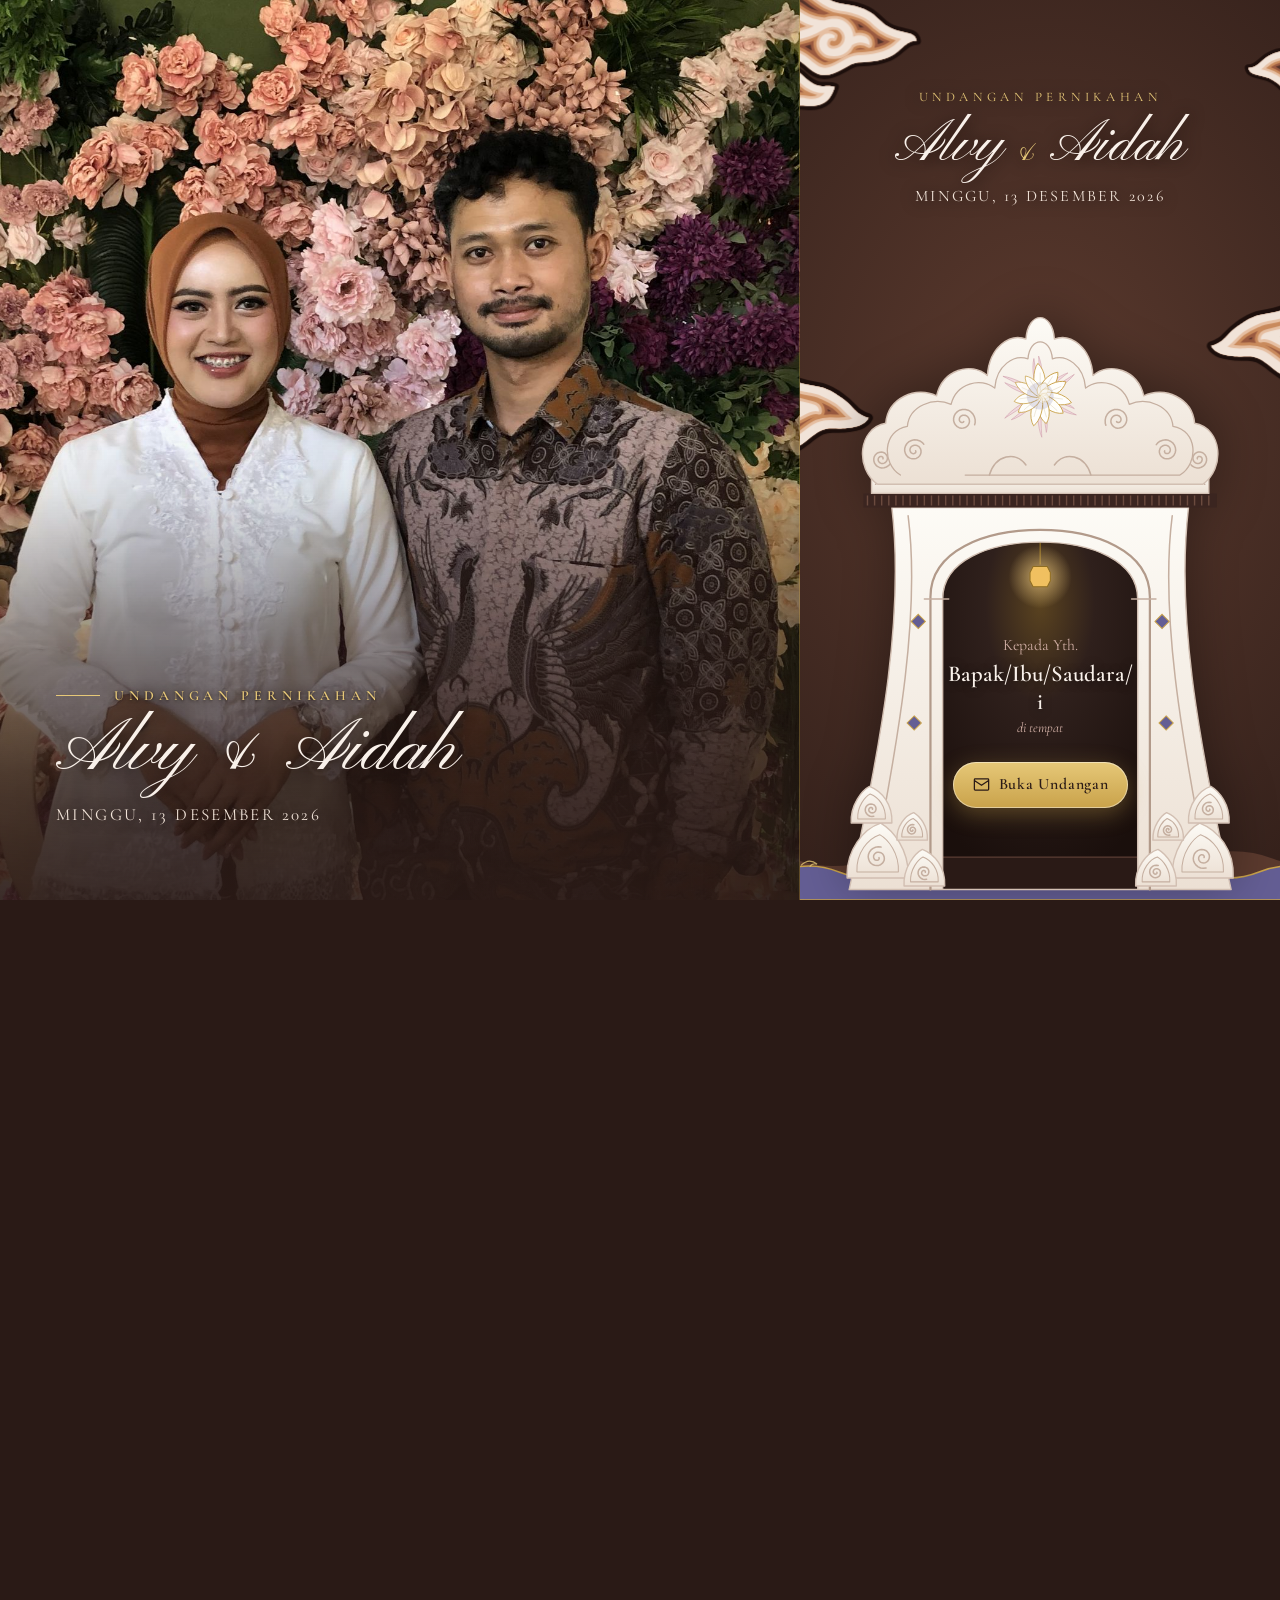
<file: index.html>
<!doctype html>
<html lang="id" class="is-locked has-side-photo">
<head>
  <meta charset="utf-8">
  <meta name="viewport" content="width=device-width, initial-scale=1, viewport-fit=cover">
  <meta name="theme-color" content="#2a1a16">
  <link rel="icon" href="assets/img/favicon.svg" type="image/svg+xml">
  <title>Undangan Pernikahan</title>
  <meta name="description" content="Undangan pernikahan digital.">
  <link rel="preload" href="assets/fonts/cormorant-garamond-latin-400-normal.woff2" as="font" type="font/woff2" crossorigin>
  <link rel="preload" href="assets/fonts/pinyon-script-latin-400-normal.woff2" as="font" type="font/woff2" crossorigin>
  <link rel="stylesheet" href="assets/css/style.css?v=22">
</head>
<body>
  <!-- Sprite ornamen: awan Mega Mendung (Cirebon) -->
  <svg width="0" height="0" style="position:absolute" aria-hidden="true" focusable="false">
    <defs>
      <!-- Mega Mendung: bentuk dari "Ragam Hias Sunda Mega Mendung.svg" (file pemilik), diwarnai via CSS:
           inti navy, pita terang→gelap di sepanjang garis (di-clip ke awan), garis krem di atasnya. -->
      <path id="mmS1" d="M66.2 57.3 C66.6 58.4 69.5 56.7 71.9 56.3 C72.4 56.2 73.6 56.1 74.3 56.5 C75.2 55.2 76.7 54.3 78.6 54.3 C81.7 54.2 83.7 55.4 87.4 58.8 C91.4 62.3 93.1 60.4 95.8 61.3 C95.0 63.9 93.5 67.3 87.7 66.8 C84.7 66.5 84.6 66.6 81.8 67.8 C78.9 69.2 74.9 70.5 72.5 66.7 C66.4 68.4 60.1 65.1 60.8 58.1 C59.1 57.7 57.0 56.8 54.1 55.1 C52.0 53.9 50.6 55.1 48.4 55.0 C47.1 54.9 45.9 54.3 42.7 52.6 C41.1 51.7 39.2 51.2 37.7 51.0 C39.7 47.9 43.5 45.3 47.6 45.3 C49.4 45.3 51.3 45.0 54.3 41.7 C59.5 35.9 62.5 34.8 65.1 34.8 C68.6 34.9 71.3 37.1 78.1 32.4 C87.3 26.0 90.3 36.0 97.9 37.0 C105.6 38.0 107.2 40.2 109.4 42.2 C110.3 43.1 111.9 44.2 114.0 44.8 C117.7 45.7 119.3 45.7 119.7 47.8 C116.3 47.8 115.0 51.2 111.7 52.5 C109.8 53.3 107.5 54.0 102.6 54.1 C100.0 54.2 96.5 57.9 92.7 57.8 C88.8 57.8 87.5 53.8 83.0 52.6 C81.7 52.2 80.1 52.3 79.3 52.7 C78.2 51.1 78.8 48.9 81.1 47.3 C78.1 45.1 74.2 45.8 71.7 48.2 C75.3 48.6 77.6 49.8 77.1 53.0 C73.3 53.0 71.7 54.0 70.0 54.9 C68.4 55.7 67.4 56.6 66.2 57.3Z"/>
      <path id="mmA1" d="M66.2 57.3 C66.6 58.4 69.5 56.7 71.9 56.3 C72.4 56.2 73.6 56.1 74.3 56.5 C75.2 55.2 76.7 54.3 78.6 54.3 C81.7 54.2 83.7 55.4 87.4 58.8 C91.4 62.3 93.1 60.4 95.8 61.3 C95.0 63.9 93.5 67.3 87.7 66.8 C84.7 66.5 84.6 66.6 81.8 67.8 C78.9 69.2 74.9 70.5 72.5 66.7 C66.4 68.4 60.1 65.1 60.8 58.1 C59.1 57.7 57.0 56.8 54.1 55.1 C52.0 53.9 50.6 55.1 48.4 55.0 C47.1 54.9 45.9 54.3 42.7 52.6 C41.1 51.7 39.2 51.2 37.7 51.0 C39.7 47.9 43.5 45.3 47.6 45.3 C49.4 45.3 51.3 45.0 54.3 41.7 C59.5 35.9 62.5 34.8 65.1 34.8 C68.6 34.9 71.3 37.1 78.1 32.4 C87.3 26.0 90.3 36.0 97.9 37.0 C105.6 38.0 107.2 40.2 109.4 42.2 C110.3 43.1 111.9 44.2 114.0 44.8 C117.7 45.7 119.3 45.7 119.7 47.8 C116.3 47.8 115.0 51.2 111.7 52.5 C109.8 53.3 107.5 54.0 102.6 54.1 C100.0 54.2 96.5 57.9 92.7 57.8 C88.8 57.8 87.5 53.8 83.0 52.6 C81.7 52.2 80.1 52.3 79.3 52.7 C78.2 51.1 78.8 48.9 81.1 47.3 C78.1 45.1 74.2 45.8 71.7 48.2 C75.3 48.6 77.6 49.8 77.1 53.0 C73.3 53.0 71.7 54.0 70.0 54.9 C68.4 55.7 67.4 56.6 66.2 57.3Z M62.8 48.5 C65.4 48.1 66.6 50.0 66.3 51.7 C66.0 53.1 64.7 54.3 62.9 54.4 C60.1 54.6 58.0 52.4 57.8 50.2 C56.2 49.6 54.8 49.8 53.3 50.3 C53.2 48.6 54.9 47.2 58.0 48.0 C58.6 45.9 60.5 44.4 63.2 44.3 C64.7 41.5 66.3 40.8 68.0 40.5 C70.5 40.1 73.4 41.1 78.0 38.4 C84.5 34.7 83.9 41.1 92.8 41.9 C94.0 41.4 95.3 41.3 96.3 41.4 C99.3 41.7 101.1 44.2 101.2 46.6 C103.0 45.9 106.3 46.2 105.9 49.1 C104.3 48.2 102.5 47.9 100.8 49.1 C100.0 50.8 98.4 52.2 95.9 52.3 C92.4 52.6 90.8 49.9 91.3 47.9 C91.7 46.1 93.8 44.8 95.8 46.3 L95.6 47.1 C94.5 46.7 93.7 47.4 93.6 48.3 C93.4 49.2 94.0 50.2 95.7 50.1 C97.5 50.0 98.7 48.4 98.7 47.0 C98.8 45.6 97.6 44.2 96.4 43.9 C94.0 43.3 92.7 44.5 89.7 46.0 C87.5 47.1 85.5 47.2 84.5 47.7 C83.5 48.2 82.3 49.1 81.5 50.4 C82.1 50.4 82.8 50.4 83.4 50.6 C88.2 51.6 89.9 55.7 93.0 55.7 C96.2 55.6 99.3 52.1 102.5 52.0 C107.2 51.9 109.1 51.2 110.8 50.5 C113.2 49.5 113.9 48.3 115.2 47.3 C111.8 46.6 109.2 45.1 107.8 43.8 C105.8 41.9 104.0 40.0 97.6 39.1 C89.0 38.0 87.1 28.7 79.3 34.1 C71.4 39.6 68.6 36.8 64.9 37.1 C62.7 37.2 60.2 38.3 55.9 43.1 C51.8 47.6 49.8 47.3 47.5 47.4 C45.9 47.4 43.7 47.9 41.4 49.9 C42.4 50.1 43.4 50.4 44.0 50.8 C46.7 52.2 47.3 52.7 48.5 52.7 C50.6 52.8 52.1 51.5 55.2 53.3 C59.3 55.7 61.6 56.3 63.3 56.1 C65.4 55.8 66.6 54.3 68.9 53.0 C70.3 52.3 71.9 51.5 74.7 51.1 C74.2 50.7 73.6 50.4 72.5 50.4 C67.1 50.2 66.3 46.4 63.3 46.4 C60.7 46.5 59.9 48.4 60.0 49.9 C60.1 51.6 61.5 52.4 62.6 52.4 C64.8 52.4 64.5 49.6 62.5 49.3 C62.5 49.3 62.8 48.7 62.8 48.5Z M73.5 58.2 C72.9 58.0 72.1 58.1 71.7 58.1 C69.6 58.6 67.6 59.9 65.9 59.5 C65.2 59.4 64.6 58.9 64.3 58.2 C63.8 58.3 63.3 58.3 62.9 58.3 C62.3 64.4 68.7 66.4 73.6 64.1 C74.8 66.7 76.4 68.3 80.6 65.9 C84.2 63.8 86.5 64.5 88.0 64.7 C89.9 65.0 91.6 64.5 92.8 63.0 C90.4 63.3 87.6 61.8 86.0 60.3 C82.6 57.3 80.5 56.3 78.8 56.4 C77.1 56.5 75.7 57.7 75.6 59.0 C75.4 60.7 76.5 62.5 78.6 62.4 C81.0 62.2 80.5 59.4 78.1 60.3 L77.6 59.6 C78.4 58.6 79.5 58.4 80.4 58.6 C81.9 58.9 82.5 60.2 82.3 61.5 C82.2 62.9 80.9 64.3 78.8 64.6 C75.8 64.9 73.1 62.5 73.3 59.3 C73.3 58.9 73.4 58.5 73.5 58.2Z M65.3 44.7 C66.7 45.3 68.1 46.5 69.4 47.4 C72.5 43.6 78.5 42.2 83.1 46.0 C83.4 45.8 83.8 45.6 84.1 45.5 C85.4 44.9 87.2 44.8 89.7 43.5 C83.2 41.9 83.2 37.6 78.8 40.2 C73.3 43.4 70.3 41.9 68.1 42.4 C67.1 42.6 66.2 43.2 65.3 44.7Z"/>
      <clipPath id="mmC1"><use href="#mmS1"/></clipPath>
      <path id="mmS2" d="M19.6 121.9 C16.0 122.2 11.3 123.3 9.3 126.9 C11.8 126.7 16.0 131.8 20.5 132.1 C23.4 132.3 26.3 130.9 27.5 129.2 C29.8 130.8 31.5 131.2 33.0 131.2 C36.6 131.2 39.3 129.0 46.1 133.6 C55.3 140.0 58.3 130.0 65.8 129.0 C73.6 128.0 75.2 125.8 77.3 123.8 C78.3 122.9 79.9 121.8 82.0 121.3 C85.7 120.3 87.3 120.3 87.7 118.2 C84.3 118.2 83.0 114.8 79.7 113.5 C77.8 112.7 75.5 112.0 70.6 111.9 C68.0 111.8 64.5 108.1 60.7 108.2 C56.8 108.3 55.5 112.2 51.0 113.4 C49.7 113.8 48.1 113.7 47.3 113.4 C46.2 114.9 46.8 117.1 49.1 118.7 C46.1 120.9 42.2 120.2 39.6 117.8 C43.3 117.4 45.6 116.2 45.1 113.1 C41.3 113.0 39.7 112.0 38.0 111.1 C36.4 110.3 35.3 109.4 34.2 108.7 C34.6 107.6 37.5 109.3 39.9 109.8 C40.4 109.8 41.6 109.9 42.3 109.5 C43.2 110.8 44.7 111.7 46.6 111.7 C49.7 111.8 51.7 110.6 55.4 107.2 C59.4 103.7 61.0 105.6 63.8 104.8 C63.0 102.1 61.5 98.7 55.7 99.2 C52.7 99.5 52.5 99.4 49.8 98.2 C46.9 96.9 42.8 95.5 40.5 99.3 C34.4 97.6 28.1 100.9 28.7 108.0 C27.1 108.4 24.9 109.2 22.1 110.9 C20.0 112.1 18.5 111.0 16.4 111.0 C15.0 111.1 13.8 111.7 10.7 113.5 C9.1 114.3 7.2 114.8 5.6 115.1 C7.6 118.1 11.5 120.7 15.6 120.7 C16.8 120.7 18.0 120.9 19.6 121.9Z"/>
      <path id="mmA2" d="M19.6 121.9 C16.0 122.2 11.3 123.3 9.3 126.9 C11.8 126.7 16.0 131.8 20.5 132.1 C23.4 132.3 26.3 130.9 27.5 129.2 C29.8 130.8 31.5 131.2 33.0 131.2 C36.6 131.2 39.3 129.0 46.1 133.6 C55.3 140.0 58.3 130.0 65.8 129.0 C73.6 128.0 75.2 125.8 77.3 123.8 C78.3 122.9 79.9 121.8 82.0 121.3 C85.7 120.3 87.3 120.3 87.7 118.2 C84.3 118.2 83.0 114.8 79.7 113.5 C77.8 112.7 75.5 112.0 70.6 111.9 C68.0 111.8 64.5 108.1 60.7 108.2 C56.8 108.3 55.5 112.2 51.0 113.4 C49.7 113.8 48.1 113.7 47.3 113.4 C46.2 114.9 46.8 117.1 49.1 118.7 C46.1 120.9 42.2 120.2 39.6 117.8 C43.3 117.4 45.6 116.2 45.1 113.1 C41.3 113.0 39.7 112.0 38.0 111.1 C36.4 110.3 35.3 109.4 34.2 108.7 C34.6 107.6 37.5 109.3 39.9 109.8 C40.4 109.8 41.6 109.9 42.3 109.5 C43.2 110.8 44.7 111.7 46.6 111.7 C49.7 111.8 51.7 110.6 55.4 107.2 C59.4 103.7 61.0 105.6 63.8 104.8 C63.0 102.1 61.5 98.7 55.7 99.2 C52.7 99.5 52.5 99.4 49.8 98.2 C46.9 96.9 42.8 95.5 40.5 99.3 C34.4 97.6 28.1 100.9 28.7 108.0 C27.1 108.4 24.9 109.2 22.1 110.9 C20.0 112.1 18.5 111.0 16.4 111.0 C15.0 111.1 13.8 111.7 10.7 113.5 C9.1 114.3 7.2 114.8 5.6 115.1 C7.6 118.1 11.5 120.7 15.6 120.7 C16.8 120.7 18.0 120.9 19.6 121.9Z M25.8 127.8 C23.9 129.5 22.4 130.0 21.0 130.0 C17.9 130.0 15.6 127.3 13.2 126.2 C16.2 124.1 19.4 124.0 21.9 124.0 C22.0 124.1 22.1 124.2 22.2 124.3 C23.5 125.7 24.7 126.9 25.8 127.8Z M30.8 117.5 C33.3 117.9 34.6 116.0 34.2 114.3 C33.9 112.9 32.7 111.7 30.8 111.6 C28.0 111.4 26.0 113.6 25.7 115.8 C24.2 116.4 22.7 116.2 21.2 115.7 C21.2 117.4 22.8 118.8 26.0 118.0 C26.6 120.1 28.5 121.7 31.1 121.7 C32.7 124.5 34.2 125.3 36.0 125.5 C38.4 125.9 41.4 125.0 46.0 127.6 C52.5 131.3 51.9 124.9 60.7 124.1 C61.9 124.6 63.3 124.7 64.3 124.6 C67.3 124.3 69.1 121.8 69.2 119.4 C71.0 120.1 74.2 119.8 73.9 116.9 C72.3 117.8 70.5 118.1 68.8 116.9 C68.0 115.3 66.3 113.8 63.8 113.7 C60.4 113.5 58.8 116.1 59.2 118.1 C59.6 119.9 61.8 121.3 63.8 119.7 L63.6 119.0 C62.5 119.3 61.7 118.6 61.6 117.8 C61.4 116.8 62.0 115.8 63.7 115.9 C65.5 116.0 66.7 117.6 66.7 119.0 C66.8 120.5 65.6 121.8 64.4 122.1 C62.0 122.7 60.7 121.5 57.7 120.0 C55.5 118.9 53.5 118.8 52.5 118.4 C51.4 117.8 50.3 116.9 49.4 115.6 C50.1 115.6 50.8 115.6 51.4 115.4 C56.2 114.4 57.9 110.3 61.0 110.4 C64.1 110.4 67.3 113.9 70.5 114.0 C75.1 114.1 77.1 114.8 78.8 115.5 C81.2 116.5 81.9 117.7 83.2 118.7 C79.8 119.4 77.2 120.9 75.8 122.2 C73.8 124.1 72.0 126.0 65.6 126.9 C57.0 128.0 55.1 137.3 47.3 131.9 C39.4 126.4 36.6 129.2 32.9 129.0 C30.7 128.8 28.2 127.7 23.8 122.9 C19.8 118.4 17.8 118.7 15.5 118.7 C13.9 118.6 11.7 118.1 9.4 116.1 C10.4 115.9 11.3 115.6 12.0 115.2 C14.6 113.8 15.3 113.3 16.5 113.3 C18.6 113.3 20.1 114.5 23.2 112.7 C27.2 110.3 29.6 109.7 31.3 109.9 C33.3 110.2 34.5 111.7 36.9 113.0 C38.3 113.8 39.9 114.5 42.7 114.9 C42.2 115.3 41.6 115.6 40.5 115.6 C35.1 115.8 34.3 119.7 31.3 119.6 C28.7 119.5 27.9 117.6 28.0 116.2 C28.1 114.4 29.5 113.6 30.6 113.6 C32.8 113.6 32.5 116.4 30.5 116.7 C30.5 116.7 30.8 117.3 30.8 117.5Z M41.5 107.9 C40.9 108.0 40.1 108.0 39.6 107.9 C37.6 107.4 35.5 106.1 33.9 106.5 C33.2 106.6 32.6 107.1 32.2 107.9 C31.8 107.8 31.3 107.7 30.8 107.7 C30.2 101.6 36.7 99.6 41.5 101.9 C42.8 99.3 44.4 97.7 48.5 100.1 C52.2 102.2 54.5 101.5 56.0 101.3 C57.9 101.0 59.6 101.5 60.8 103.0 C58.4 102.7 55.6 104.3 54.0 105.7 C50.5 108.7 48.5 109.7 46.8 109.6 C45.1 109.5 43.7 108.3 43.6 107.0 C43.4 105.3 44.4 103.5 46.6 103.6 C49.0 103.8 48.5 106.7 46.1 105.8 L45.6 106.4 C46.4 107.4 47.5 107.7 48.4 107.4 C49.9 107.1 50.5 105.8 50.3 104.6 C50.1 103.1 48.9 101.7 46.8 101.4 C43.8 101.1 41.1 103.5 41.3 106.8 C41.3 107.1 41.4 107.5 41.5 107.9Z M33.3 121.3 C34.7 120.7 36.0 119.5 37.4 118.6 C40.5 122.4 46.5 123.9 51.0 120.0 C51.4 120.2 51.8 120.4 52.1 120.5 C53.4 121.1 55.2 121.3 57.7 122.5 C51.2 124.1 51.1 128.4 46.7 125.8 C41.2 122.6 38.3 124.1 36.1 123.6 C35.1 123.4 34.1 122.8 33.3 121.3Z"/>
      <clipPath id="mmC2"><use href="#mmS2"/></clipPath>
      <path id="mmS3" d="M84.4 80.9 C80.3 79.6 80.8 78.1 77.0 75.4 C74.8 73.7 72.6 72.8 71.6 72.5 C68.8 71.8 66.0 72.0 62.0 69.7 C58.2 67.4 55.4 65.2 50.6 67.2 C49.4 65.8 47.5 64.8 44.9 64.8 C36.8 64.8 35.2 72.6 31.6 73.2 C27.2 73.9 24.9 74.2 21.9 78.3 C20.2 80.5 17.6 81.7 15.1 82.7 C16.8 84.8 17.8 83.2 22.0 84.8 C25.3 86.1 28.6 88.6 32.1 88.9 C34.5 89.1 36.8 88.3 38.7 88.5 C42.0 88.9 46.1 92.1 49.7 92.3 C51.2 92.3 53.2 91.7 54.5 90.3 C55.6 90.7 56.9 91.0 58.3 90.9 C61.1 90.8 64.3 89.7 67.6 87.0 C70.9 84.2 72.5 83.7 74.8 83.8 C77.5 83.9 83.0 83.9 84.4 80.9Z"/>
      <path id="mmA3" d="M84.4 80.9 C80.3 79.6 80.8 78.1 77.0 75.4 C74.8 73.7 72.6 72.8 71.6 72.5 C68.8 71.8 66.0 72.0 62.0 69.7 C58.2 67.4 55.4 65.2 50.6 67.2 C49.4 65.8 47.5 64.8 44.9 64.8 C36.8 64.8 35.2 72.6 31.6 73.2 C27.2 73.9 24.9 74.2 21.9 78.3 C20.2 80.5 17.6 81.7 15.1 82.7 C16.8 84.8 17.8 83.2 22.0 84.8 C25.3 86.1 28.6 88.6 32.1 88.9 C34.5 89.1 36.8 88.3 38.7 88.5 C42.0 88.9 46.1 92.1 49.7 92.3 C51.2 92.3 53.2 91.7 54.5 90.3 C55.6 90.7 56.9 91.0 58.3 90.9 C61.1 90.8 64.3 89.7 67.6 87.0 C70.9 84.2 72.5 83.7 74.8 83.8 C77.5 83.9 83.0 83.9 84.4 80.9Z M56.2 81.1 C55.1 82.0 55.6 84.8 58.1 84.5 C59.2 84.3 60.0 83.5 60.0 82.1 C60.0 79.9 58.2 78.5 56.1 78.5 C53.6 78.5 51.9 80.7 51.9 83.4 C51.9 85.8 54.1 88.6 58.1 88.6 C60.6 88.6 63.2 87.2 65.9 85.1 C68.5 83.2 70.3 81.1 75.2 81.6 C77.0 81.7 78.5 81.6 79.9 81.1 C78.4 80.0 77.4 78.5 75.7 77.2 C74.0 76.0 72.4 75.4 71.6 75.0 C68.0 73.3 66.2 74.7 60.8 71.4 C58.1 69.8 55.0 67.8 51.8 69.0 C52.1 69.7 52.2 70.3 52.4 71.0 C57.3 70.9 59.5 73.5 62.5 75.0 C63.6 75.6 65.1 76.3 66.9 76.6 C69.2 77.1 71.0 77.5 70.8 79.2 C67.9 78.3 65.6 81.9 62.1 81.7 C62.1 81.9 62.1 82.0 62.1 82.1 C62.0 84.8 60.3 86.3 58.0 86.5 C55.7 86.7 54.1 85.3 53.8 83.7 C53.6 82.6 54.2 81.1 55.4 80.5 L56.2 81.1Z M52.4 73.1 C52.1 76.0 50.0 78.4 46.6 78.7 C44.9 78.9 42.8 78.4 41.5 76.9 C36.8 75.5 36.5 80.1 32.1 80.8 C33.5 81.6 35.0 82.0 36.6 81.8 C45.0 80.6 47.1 85.6 49.6 83.7 C49.3 79.6 52.1 76.3 56.3 76.3 C58.4 76.3 60.5 77.6 61.5 79.5 C62.9 80.0 64.2 79.1 65.6 78.3 C63.9 78.0 62.6 77.4 61.5 76.9 C58.2 75.4 56.5 73.2 52.4 73.1Z M40.5 74.7 C40.4 74.4 40.4 74.1 40.4 73.8 C40.4 71.6 41.8 69.2 44.6 69.3 C46.1 69.4 48.3 70.6 48.0 73.5 L46.8 73.7 C46.9 72.1 45.6 71.3 44.4 71.4 C43.4 71.5 42.6 72.3 42.5 73.6 C42.5 75.1 43.6 76.8 46.3 76.5 C48.2 76.3 50.1 75.0 50.1 72.3 C50.1 69.2 47.8 67.1 44.7 67.1 C39.0 67.1 36.5 74.9 32.3 75.4 C26.2 76.2 24.7 77.9 23.8 79.2 C23.1 80.1 22.2 81.2 20.9 82.1 C24.8 82.9 27.7 86.0 32.2 86.6 C34.4 86.9 36.6 86.2 38.5 86.3 C42.5 86.6 46.5 89.8 49.5 90.0 C50.4 90.1 51.6 89.8 52.4 89.2 C51.3 88.3 50.5 87.1 50.0 85.8 C46.5 87.9 44.8 82.8 36.9 83.9 C34.5 84.2 28.0 83.2 29.0 78.6 C30.7 79.8 33.2 78.7 34.1 77.8 C35.7 76.4 37.0 74.3 40.5 74.7Z"/>
      <clipPath id="mmC3"><use href="#mmS3"/></clipPath>
      <symbol id="mm" viewBox="35.5 28.1 86.5 43.4"><use href="#mmS1" class="mm-o"/><g clip-path="url(#mmC1)"><use href="#mmA1" class="mm-h3"/><use href="#mmA1" class="mm-h2"/><use href="#mmA1" class="mm-h1"/></g><use href="#mmA1" class="mm-art"/></symbol>
      <symbol id="mm-2" viewBox="3.5 94.7 86.4 43.3"><use href="#mmS2" class="mm-o"/><g clip-path="url(#mmC2)"><use href="#mmA2" class="mm-h3"/><use href="#mmA2" class="mm-h2"/><use href="#mmA2" class="mm-h1"/></g><use href="#mmA2" class="mm-art"/></symbol>
      <symbol id="mm-3" viewBox="13.0 62.6 73.7 31.9"><use href="#mmS3" class="mm-o"/><g clip-path="url(#mmC3)"><use href="#mmA3" class="mm-h3"/><use href="#mmA3" class="mm-h2"/><use href="#mmA3" class="mm-h1"/></g><use href="#mmA3" class="mm-art"/></symbol>
    </defs>
  </svg>

  <!-- Ornamen samping (desktop) -->
  <div class="stage" aria-hidden="true">
    <svg class="stage__cloud stage__cloud--l"><use href="#mm"/></svg>
    <svg class="stage__cloud stage__cloud--r"><use href="#mm-2"/></svg>
    <!-- Layar lebar: foto besar di kiri yang berganti mengikuti bagian yang dibaca (diisi dari data.js fotoSamping) -->
    <div class="stage__photo" id="stage-photo">
      <div class="stage__layers" id="stage-layers"></div>
      <div class="stage__caption" id="stage-caption">
        <p class="stage__eyebrow" id="stage-eyebrow"></p>
        <p class="script stage__names" id="stage-title"></p>
        <p class="stage__date" id="stage-sub"></p>
      </div>
    </div>
  </div>

  <!-- ============ COVER ============ -->
  <div class="cover" id="cover" role="dialog" aria-modal="true" aria-labelledby="cover-names">
    <svg class="cloud cover__cloud cover__cloud--tl" aria-hidden="true"><use href="#mm"/></svg>
    <svg class="cloud cover__cloud cover__cloud--tr" aria-hidden="true"><use href="#mm-2"/></svg>
    <svg class="cloud cover__cloud cover__cloud--bl" aria-hidden="true"><use href="#mm-3"/></svg>
    <svg class="cloud cover__cloud cover__cloud--br" aria-hidden="true"><use href="#mm-3"/></svg>
    <div class="cover__sky">
      <p class="eyebrow" data-cover-item>Undangan Pernikahan</p>
      <h1 class="script cover__names" id="cover-names" data-cover-item>
        <span data-urut="pria" data-bind="pria.panggilan"></span>
        <span class="amp">&amp;</span>
        <span data-urut="wanita" data-bind="wanita.panggilan"></span>
      </h1>
      <p class="cover__date" id="cover-date" data-cover-item></p>
    </div>

    <!-- Gerbang Keraton Kasepuhan (Cirebon) -->
    <div class="gate" id="gate">
      <div class="gate__art" data-orn="gate"></div>
      <div class="gate__light" aria-hidden="true"></div>
      <div class="gate__door">
        <p class="cover__guest" data-door-item>
          Kepada Yth.
          <strong class="cover__guest-name" id="guest-name">Bapak/Ibu/Saudara/i</strong>
          <span class="cover__guest-note">di tempat</span>
        </p>
        <button class="btn btn--gold cover__open" id="open-btn" type="button" data-door-item>
          <svg viewBox="0 0 24 24" aria-hidden="true"><path d="M3 7l9 6 9-6M4 5h16a1 1 0 0 1 1 1v12a1 1 0 0 1-1 1H4a1 1 0 0 1-1-1V6a1 1 0 0 1 1-1z" fill="none" stroke="currentColor" stroke-width="1.6" stroke-linejoin="round"/></svg>
          Buka Undangan
        </button>
      </div>
    </div>
    <div class="waves cover__waves" data-orn="waves"></div>
  </div>

  <!-- ============ ISI UNDANGAN ============ -->
  <main class="app" id="app" aria-hidden="true">

    <!-- Salam & ayat & mempelai -->
    <section class="sec sec--paper salam" id="salam">
      <svg class="cloud cloud--soft salam__cloud salam__cloud--l" data-parallax="-18" aria-hidden="true"><use href="#mm"/></svg>
      <svg class="cloud cloud--soft salam__cloud salam__cloud--r" data-parallax="-30" aria-hidden="true"><use href="#mm-2"/></svg>

      <div class="wk salam__flower" data-orn="flower" data-leaves data-bloom></div>
      <p class="salam__greet" data-reveal data-bind="teks.salamPembuka"></p>

      <figure class="ayat" data-reveal>
        <div class="ayat__frame" data-orn="wadasan"></div>
        <p class="ayat__arab" lang="ar" dir="rtl" data-bind="teks.ayatArab"></p>
        <blockquote class="ayat__arti" data-bind="teks.ayatArti"></blockquote>
        <figcaption class="ayat__src" data-bind="teks.ayatSumber"></figcaption>
      </figure>

      <p class="salam__intro" data-reveal data-bind="teks.pengantar"></p>

      <div class="couple">
        <article class="person" data-urut="pria">
          <div class="person__top">
            <div class="person__frame" data-reveal hidden>
              <figure class="person__photo" data-foto="pria"><img alt="" loading="lazy" decoding="async"></figure>
              <svg class="cloud person__deco person__deco--cloud" aria-hidden="true"><use href="#mm-3"/></svg>
            </div>
            <div class="person__head" data-reveal>
              <p class="person__role">Mempelai Pria</p>
              <h2 class="script person__nick" data-bind="pria.panggilan"></h2>
              <span class="person__origin" data-bind="pria.asal"></span>
            </div>
          </div>
          <p class="person__full" data-reveal data-bind="pria.lengkap"></p>
          <p class="person__parents" data-reveal>
            <span class="person__ket" data-bind="pria.keterangan"></span>
            <span class="person__parent" data-bind="pria.ayah"></span>
            <span class="person__and">&amp;</span>
            <span class="person__parent" data-bind="pria.ibu"></span>
          </p>
        </article>

        <div class="couple__amp script" data-reveal aria-hidden="true">&amp;</div>

        <article class="person" data-urut="wanita">
          <div class="person__top">
            <div class="person__frame" data-reveal hidden>
              <figure class="person__photo" data-foto="wanita"><img alt="" loading="lazy" decoding="async"></figure>
              <div class="wk person__deco person__deco--flower" data-orn="flower" data-leaves></div>
            </div>
            <div class="person__head" data-reveal>
              <p class="person__role">Mempelai Wanita</p>
              <h2 class="script person__nick" data-bind="wanita.panggilan"></h2>
              <span class="person__origin person__origin--sea" data-bind="wanita.asal"></span>
            </div>
          </div>
          <p class="person__full" data-reveal data-bind="wanita.lengkap"></p>
          <p class="person__parents" data-reveal>
            <span class="person__ket" data-bind="wanita.keterangan"></span>
            <span class="person__parent" data-bind="wanita.ayah"></span>
            <span class="person__and">&amp;</span>
            <span class="person__parent" data-bind="wanita.ibu"></span>
          </p>
        </article>
      </div>
    </section>

    <!-- Acara: langit bertemu laut -->
    <section class="sec sec--sky acara" id="acara">
      <svg class="cloud acara__cloud acara__cloud--l" data-parallax="-25" aria-hidden="true"><use href="#mm-3"/></svg>
      <svg class="cloud acara__cloud acara__cloud--r" data-parallax="-12" aria-hidden="true"><use href="#mm"/></svg>

      <p class="eyebrow" data-reveal>Waktu &amp; Tempat</p>
      <h2 class="sec__title script" data-reveal>Hari Bahagia</h2>
      <div class="events" id="events"></div>

      <div class="waves acara__waves" data-orn="waves"></div>
    </section>

    <!-- Galeri -->
    <section class="sec sec--paper galeri" id="galeri">
      <p class="eyebrow eyebrow--ink" data-reveal>Galeri</p>
      <h2 class="sec__title sec__title--ink script" data-reveal>Momen Kami</h2>
      <div class="gallery" id="gallery"></div>
    </section>

    <!-- Amplop -->
    <section class="sec sec--sky amplop" id="amplop">
      <svg class="cloud amplop__cloud" data-parallax="-20" aria-hidden="true"><use href="#mm-2"/></svg>
      <p class="eyebrow" data-reveal>Tanda Kasih</p>
      <h2 class="sec__title script" data-reveal>Amplop Digital</h2>
      <p class="amplop__intro" data-reveal data-bind="teks.amplopPengantar"></p>
      <div class="gifts" id="gifts"></div>
      <figure class="qris" id="qris" hidden data-reveal>
        <img alt="QRIS" id="qris-img" loading="lazy" decoding="async">
        <figcaption>Pindai QRIS</figcaption>
      </figure>
    </section>

    <!-- Ucapan & Doa (disimpan di SQLite lewat api/ucapan.php) -->
    <section class="sec sec--paper ucapan" id="ucapan">
      <p class="eyebrow eyebrow--ink" data-reveal>Doa Restu</p>
      <h2 class="sec__title sec__title--ink script" data-reveal>Ucapan &amp; Doa</h2>
      <p class="ucapan__intro" data-reveal data-bind="teks.ucapanPengantar"></p>

      <form class="wish-form" id="wish-form" data-reveal novalidate>
        <label class="field">
          <span class="field__label">Nama</span>
          <input class="field__input" type="text" name="nama" id="wish-nama" maxlength="60" autocomplete="name" required>
        </label>
        <fieldset class="field field--choice">
          <legend class="field__label">Konfirmasi kehadiran</legend>
          <label class="choice"><input type="radio" name="kehadiran" value="hadir" required><span>Hadir</span></label>
          <label class="choice"><input type="radio" name="kehadiran" value="ragu"><span>Masih ragu</span></label>
          <label class="choice"><input type="radio" name="kehadiran" value="tidak"><span>Tidak hadir</span></label>
        </fieldset>
        <label class="field">
          <span class="field__label">Ucapan &amp; doa</span>
          <textarea class="field__input" name="ucapan" id="wish-ucapan" rows="4" maxlength="500" required></textarea>
          <span class="field__count" id="wish-count" aria-live="polite">0 / 500</span>
        </label>
        <!-- honeypot anti-bot: disembunyikan dari manusia -->
        <input class="hp" type="text" name="website" tabindex="-1" autocomplete="off" aria-hidden="true">
        <p class="wish-form__error" id="wish-error" role="alert" hidden></p>
        <button class="btn btn--ink wish-form__submit" type="submit" id="wish-submit">Kirim Ucapan</button>
      </form>

      <div class="wishes" id="wishes" data-reveal aria-live="polite">
        <p class="wishes__empty" id="wishes-status">Memuat ucapan…</p>
      </div>
    </section>

    <!-- Penutup -->
    <section class="sec sec--paper penutup" id="penutup">
      <div class="wk penutup__flower" data-orn="flower" data-leaves data-bloom></div>
      <p class="penutup__text" data-reveal data-bind="teks.penutup"></p>
      <p class="penutup__salam" data-reveal data-bind="teks.salamPenutup"></p>
      <p class="penutup__sign" data-reveal>Kami yang berbahagia,</p>
      <p class="script penutup__names" data-reveal>
        <span data-urut="pria" data-bind="pria.panggilan"></span> &amp; <span data-urut="wanita" data-bind="wanita.panggilan"></span>
      </p>
      <p class="penutup__family" data-reveal>
        <span class="fam" data-urut="pria">Keluarga Besar<br><span data-bind="pria.ayah"></span> &amp; <span data-bind="pria.ibu"></span>
          <small>(<span data-bind="pria.asal"></span>)</small></span>
        <span class="fam" data-urut="wanita">Keluarga Besar<br><span data-bind="wanita.ayah"></span> &amp; <span data-bind="wanita.ibu"></span>
          <small>(<span data-bind="wanita.asal"></span>)</small></span>
      </p>
      <div class="waves penutup__waves" data-orn="waves"></div>
    </section>
  </main>

  <!-- Musik -->
  <button class="music" id="music-btn" type="button" aria-label="Putar musik" aria-pressed="false" hidden>
    <span class="music__icon" data-orn="flower-mini"></span>
  </button>
  <audio id="music" preload="none" loop></audio>

  <!-- Lightbox galeri -->
  <div class="lightbox" id="lightbox" role="dialog" aria-modal="true" aria-label="Foto galeri" hidden>
    <button class="lightbox__close" type="button" data-lb="close" aria-label="Tutup">&times;</button>
    <button class="lightbox__nav lightbox__nav--prev" type="button" data-lb="prev" aria-label="Foto sebelumnya">&#8249;</button>
    <figure class="lightbox__figure">
      <img class="lightbox__img" id="lightbox-img" alt="">
      <figcaption class="lightbox__count" id="lightbox-count"></figcaption>
    </figure>
    <button class="lightbox__nav lightbox__nav--next" type="button" data-lb="next" aria-label="Foto berikutnya">&#8250;</button>
  </div>

  <div class="toast" id="toast" role="status" aria-live="polite"></div>

  <script defer src="assets/js/data.js?v=10"></script>
  <script defer src="assets/vendor/gsap/gsap.min.js"></script>
  <script defer src="assets/vendor/gsap/ScrollTrigger.min.js"></script>
  <script defer src="assets/js/ornaments.js?v=5"></script>
  <script defer src="assets/js/main.js?v=10"></script>
  <script defer src="assets/js/motion.js?v=2"></script>
</body>
</html>
</file>
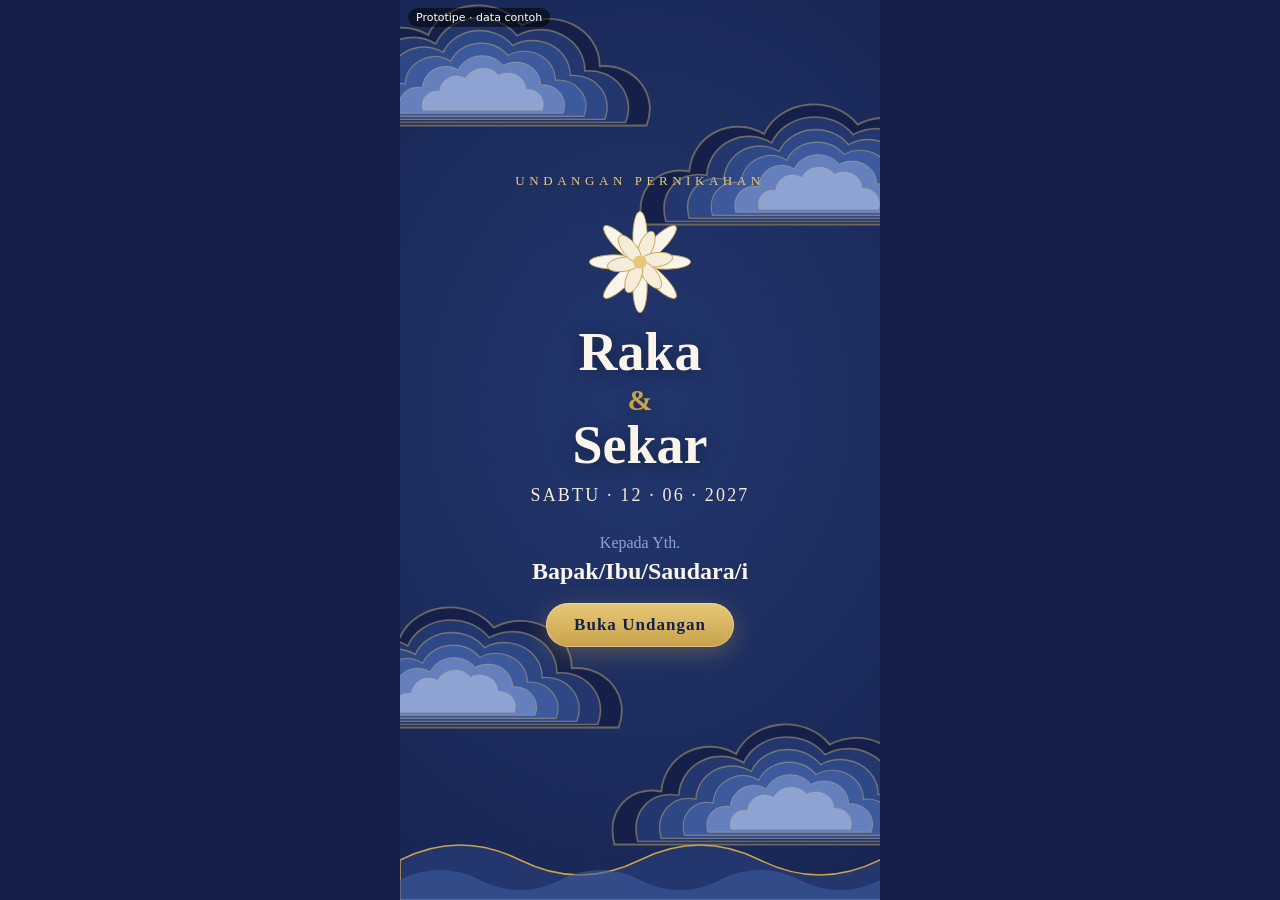
<file: .specflow/specs/undangan-cirebon-cilacap/artifacts/cover-prototype.html>
<!doctype html>
<html lang="id">
<head>
<meta charset="utf-8">
<meta name="viewport" content="width=device-width, initial-scale=1">
<title>Prototipe Cover — Undangan Cirebon–Cilacap</title>
<!-- Provenance: sample. Referensi arah visual saja (CSS-only, font sistem). Aplikasi final memakai GSAP + font lokal. -->
<style>
  :root{
    --indigo-900:#14204a;--indigo-700:#23376e;--indigo-500:#3d5a9e;--indigo-300:#8ea3d1;
    --emas:#c9a24a;--emas-terang:#e6c878;--krem:#f5ecd9;--kertas:#faf5ea;--tinta:#1d1a16;
  }
  *{box-sizing:border-box;margin:0}
  body{background:var(--indigo-900);font-family:"Cormorant Garamond",Georgia,"Times New Roman",serif;color:var(--krem);min-height:100vh;display:flex;justify-content:center}
  .phone{position:relative;width:100%;max-width:480px;min-height:100vh;overflow:hidden;
    background:radial-gradient(120% 80% at 50% 45%,var(--indigo-700),var(--indigo-900))}
  .badge{position:absolute;top:8px;left:8px;z-index:20;font:11px/1 system-ui,sans-serif;background:#0008;color:#fff;padding:4px 8px;border-radius:99px}

  /* awan Mega Mendung */
  .cloud{position:absolute;width:78%;z-index:2;transition:transform 1.8s cubic-bezier(.7,0,.2,1),opacity 1.8s}
  .cloud svg{width:100%;height:auto;display:block}
  .c-tl{top:-2%;left:-22%;animation:drift 9s ease-in-out infinite}
  .c-tr{top:9%;right:-26%;animation:drift 11s ease-in-out infinite reverse}
  .c-bl{bottom:16%;left:-28%;animation:drift 10s ease-in-out infinite reverse}
  .c-br{bottom:3%;right:-20%;animation:drift 12s ease-in-out infinite}
  @keyframes drift{50%{translate:12px 4px}}

  /* ombak Teluk Penyu */
  .waves{position:absolute;left:0;right:0;bottom:0;height:90px;z-index:3;overflow:hidden}
  .waves svg{position:absolute;bottom:0;width:200%;height:100%;animation:wave 14s linear infinite}
  .waves svg:nth-child(2){animation-duration:9s;opacity:.6;bottom:-10px}
  @keyframes wave{to{transform:translateX(-50%)}}

  /* konten cover */
  .cover{position:relative;z-index:5;min-height:100vh;display:flex;flex-direction:column;align-items:center;justify-content:center;text-align:center;padding:40px 24px 120px;transition:opacity 1s,transform 1.2s}
  .eyebrow{letter-spacing:.35em;text-transform:uppercase;font-size:13px;color:var(--emas-terang)}
  .flower{width:110px;margin:18px 0 6px}
  .flower .petal{transform-origin:50px 50px;animation:bloom 2.4s cubic-bezier(.2,.8,.2,1) both}
  @keyframes bloom{from{transform:rotate(var(--r)) scale(.1);opacity:0}to{transform:rotate(var(--r)) scale(1);opacity:1}}
  .names{font-family:"Pinyon Script","Snell Roundhand","Apple Chancery",cursive;font-size:54px;line-height:1.1;color:var(--kertas);text-shadow:0 2px 18px #0006}
  .names span{display:block;font-size:30px;color:var(--emas)}
  .date{margin-top:10px;font-size:18px;letter-spacing:.12em}
  .guest{margin:28px 0 18px;font-size:16px;color:var(--indigo-300)}
  .guest b{display:block;margin-top:6px;font-size:24px;color:var(--kertas);font-weight:600}
  .btn{font:inherit;font-size:17px;font-weight:600;letter-spacing:.06em;color:var(--indigo-900);background:linear-gradient(180deg,var(--emas-terang),var(--emas));border:0;border-radius:99px;padding:12px 28px;cursor:pointer;box-shadow:0 0 0 1px #fff5 inset,0 6px 24px #c9a24a55;animation:glow 2.6s ease-in-out infinite}
  .btn:focus-visible{outline:2px solid var(--kertas);outline-offset:4px}
  @keyframes glow{50%{box-shadow:0 0 0 1px #fff5 inset,0 6px 34px #e6c878aa}}

  /* tahap setelah dibuka */
  .opened .c-tl,.opened .c-bl{transform:translateX(-90%) scale(1.3);opacity:0}
  .opened .c-tr,.opened .c-br{transform:translateX(90%) scale(1.3);opacity:0}
  .opened .cover{opacity:0;transform:scale(1.08);pointer-events:none}
  .next{position:absolute;inset:0;z-index:4;display:flex;flex-direction:column;align-items:center;justify-content:center;text-align:center;padding:24px 28px 120px;background:var(--kertas);color:var(--tinta);opacity:0;transition:opacity 1.2s .6s}
  .opened .next{opacity:1}
  .next h2{font-size:30px;color:var(--indigo-700);font-weight:600}
  .next p{margin-top:12px;font-size:17px;line-height:1.55;max-width:34ch}
  .next small{margin-top:24px;font:12px system-ui,sans-serif;color:#7a705f}

  @media (prefers-reduced-motion:reduce){
    *,*::before,*::after{animation:none!important;transition-duration:.01s!important}
  }
</style>
</head>
<body>
<div class="phone" id="phone">
  <span class="badge">Prototipe · data contoh</span>

  <svg width="0" height="0" style="position:absolute" aria-hidden="true">
    <defs>
      <!-- satu lapis awan Mega Mendung; dipakai berulang dengan skala menurun -->
      <path id="mm" d="M8 92c-6-22 10-38 30-34 2-24 28-36 48-24 10-22 44-26 60-6 22-12 50 2 50 26 22-2 38 18 30 38z"/>
    </defs>
  </svg>

  <!-- 4 kelompok awan, gradasi indigo berlapis -->
  <template id="cloudTpl">
    <svg viewBox="0 0 240 110" aria-hidden="true">
      <g fill="none" stroke="#e6c87866" stroke-width="1.2">
        <use href="#mm" fill="#14204a"/>
        <use href="#mm" fill="#23376e" transform="translate(16 10) scale(.87)"/>
        <use href="#mm" fill="#2e4785" transform="translate(32 20) scale(.74)"/>
        <use href="#mm" fill="#3d5a9e" transform="translate(48 30) scale(.61)"/>
        <use href="#mm" fill="#6580bd" transform="translate(64 40) scale(.48)"/>
        <use href="#mm" fill="#8ea3d1" transform="translate(80 50) scale(.35)"/>
      </g>
    </svg>
  </template>
  <div class="cloud c-tl"></div><div class="cloud c-tr"></div>
  <div class="cloud c-bl"></div><div class="cloud c-br"></div>

  <div class="waves" aria-hidden="true">
    <svg viewBox="0 0 960 90" preserveAspectRatio="none"><path fill="#23376e" stroke="#c9a24a" stroke-width="1.5" d="M0 50 Q60 20 120 50 T240 50 T360 50 T480 50 T600 50 T720 50 T840 50 T960 50 V90 H0Z"/></svg>
    <svg viewBox="0 0 960 90" preserveAspectRatio="none"><path fill="#3d5a9e" d="M0 60 Q40 40 80 60 T160 60 T240 60 T320 60 T400 60 T480 60 T560 60 T640 60 T720 60 T800 60 T880 60 T960 60 V90 H0Z"/></svg>
  </div>

  <main class="cover">
    <p class="eyebrow">Undangan Pernikahan</p>
    <!-- Wijayakusuma: kelopak panjang mekar -->
    <svg class="flower" viewBox="0 0 100 100" aria-hidden="true" id="flower"></svg>
    <h1 class="names">Raka<span>&amp;</span>Sekar</h1>
    <p class="date">SABTU · 12 · 06 · 2027</p>
    <p class="guest">Kepada Yth.<b id="guest">Bapak/Ibu/Saudara/i</b></p>
    <button class="btn" id="open">Buka Undangan</button>
  </main>

  <section class="next" aria-live="polite">
    <h2>Assalamu’alaikum Wr. Wb.</h2>
    <p>Di aplikasi final, salam, QS Ar-Rum 21, dan mempelai (Cirebon &amp; Cilacap) akan muncul bertahap di sini, disusul acara, galeri, dan amplop.</p>
    <small>Ini contoh visual — muat ulang untuk mengulang animasi.</small>
  </section>
</div>

<script>
  // Awan
  const tpl = document.getElementById('cloudTpl');
  document.querySelectorAll('.cloud').forEach(c => c.append(tpl.content.cloneNode(true)));

  // Wijayakusuma: 8 kelopak luar + 6 kelopak dalam
  const f = document.getElementById('flower'), ns = 'http://www.w3.org/2000/svg';
  [[8, 46, '#faf5ea', 0], [6, 30, '#f5ecd9', 22]].forEach(([n, len, fill, off]) => {
    for (let i = 0; i < n; i++) {
      const p = document.createElementNS(ns, 'ellipse');
      p.setAttribute('cx', 50); p.setAttribute('cy', 50 - len / 2);
      p.setAttribute('rx', 6.5); p.setAttribute('ry', len / 2);
      p.setAttribute('fill', fill); p.setAttribute('stroke', '#c9a24a'); p.setAttribute('stroke-width', '.8');
      p.classList.add('petal');
      p.style.setProperty('--r', (off + i * 360 / n) + 'deg');
      p.style.animationDelay = (i * 0.08) + 's';
      f.append(p);
    }
  });
  const core = document.createElementNS(ns, 'circle');
  core.setAttribute('cx', 50); core.setAttribute('cy', 50); core.setAttribute('r', 6); core.setAttribute('fill', '#e6c878');
  f.append(core);

  // Nama tamu: textContent saja (aman)
  const to = new URLSearchParams(location.search).get('to');
  if (to && to.trim()) document.getElementById('guest').textContent = to.trim().slice(0, 60);

  document.getElementById('open').addEventListener('click', () => document.getElementById('phone').classList.add('opened'));
</script>
</body>
</html>
</file>
<file: assets/css/style.css>
/* ============ Undangan Cirebon–Cilacap ============ */

/* ---- Font lokal (OFL) ---- */
@font-face { font-family: "Cormorant Garamond"; font-weight: 400; font-style: normal; font-display: swap; src: url(../fonts/cormorant-garamond-latin-400-normal.woff2) format("woff2"); }
@font-face { font-family: "Cormorant Garamond"; font-weight: 400; font-style: italic; font-display: swap; src: url(../fonts/cormorant-garamond-latin-400-italic.woff2) format("woff2"); }
@font-face { font-family: "Cormorant Garamond"; font-weight: 500; font-style: normal; font-display: swap; src: url(../fonts/cormorant-garamond-latin-500-normal.woff2) format("woff2"); }
@font-face { font-family: "Cormorant Garamond"; font-weight: 600; font-style: normal; font-display: swap; src: url(../fonts/cormorant-garamond-latin-600-normal.woff2) format("woff2"); }
@font-face { font-family: "Pinyon Script"; font-weight: 400; font-display: swap; src: url(../fonts/pinyon-script-latin-400-normal.woff2) format("woff2"); }
@font-face { font-family: "Amiri"; font-weight: 400; font-display: swap; src: url(../fonts/amiri-arabic-400-normal.woff2) format("woff2"); }

/* ---- Token ---- */
:root {
  /* Palet "soga" — diambil dari batik yang dipakai mempelai: cokelat tua, krem kemerahan, oranye bata, ungu senja */
  --soga-900: #2a1a16;
  --soga-800: #3b2520;
  --soga-700: #5b3a2e;
  --soga-500: #8a5a46;
  --soga-300: #cfada3;
  --senja: #645e94;   /* ungu pada motif batik: ombak, label Cilacap */
  --senja-muda: #8c86ba; /* versi terang untuk garis ukiran */
  --bata: #b8693a;    /* oranye bata pada batik: tanda "&", garis bingkai */
  --emas: #c9a24a;
  --emas-terang: #e6c878;
  --emas-gelap: #7d5e1b;
  --krem: #f1e3d8;
  --wk-blush: #f1dade; --wk-stamen: #e9c75a;
  --kertas: #f9f1ea;
  --tinta: #2a1d19;
  --tinta-2: #5a4a42;

  /* lapisan awan Mega Mendung — versi gelap (default) */
  /* Mega Mendung: 7 gradasi seperti batik (tepi gelap → tengah terang), garis putih */
  /* Mega Mendung: garis luar, garis krem, pita terang → inti gelap */
  --mm-1: #1d0f0c; --mm-line: #f1e3d8; --mm-2: #e6bfa2; --mm-3: #c98a5c; --mm-4: #9a5a40; --mm-5: #55322a;

  --col: min(100%, 480px);
  --serif: "Cormorant Garamond", Georgia, "Times New Roman", serif;
  --script: "Pinyon Script", "Snell Roundhand", cursive;
  --arab: "Amiri", "Traditional Arabic", serif;
  --ease: cubic-bezier(.2, .8, .2, 1);
}

*, *::before, *::after { box-sizing: border-box; }
html, body { margin: 0; }
html { -webkit-text-size-adjust: 100%; scroll-behavior: auto; }
html.is-locked, html.is-locked body, html.is-lb, html.is-lb body { overflow: hidden; height: 100%; }
body {
  font-family: var(--serif);
  font-size: 19px;
  line-height: 1.6;
  color: var(--tinta);
  background: var(--soga-900);
  -webkit-font-smoothing: antialiased;
  overflow-x: hidden;
}
img { max-width: 100%; display: block; }
p { margin: 0; }
h1, h2, h3 { margin: 0; font-weight: 400; }
button { font: inherit; }
:focus-visible { outline: 2px solid var(--emas); outline-offset: 3px; }
[hidden] { display: none !important; }

.script { font-family: var(--script); font-weight: 400; line-height: 1.15; }
.eyebrow { font-size: 13px; letter-spacing: .35em; text-transform: uppercase; color: var(--emas-terang); text-align: center; margin: 0; }
.eyebrow--ink { color: var(--emas-gelap); }

/* ---- Panggung desktop ---- */
.stage { position: fixed; inset: 0; z-index: 0; pointer-events: none; overflow: hidden;
  background: radial-gradient(70% 60% at 50% 40%, var(--soga-700), var(--soga-900)); }
.stage { background-image: url(../img/mega-mendung-tile.svg), radial-gradient(70% 60% at 50% 40%, var(--soga-700), var(--soga-900)); background-size: 260px auto, auto; }
.stage__cloud { position: absolute; width: 40vw; max-width: 640px; height: auto; aspect-ratio: 2 / 1; opacity: .9; }
.stage__cloud--l { left: -12vw; top: 8vh; }
.stage__cloud--r { right: -12vw; bottom: 6vh; transform: scaleX(-1); }
@media (max-width: 560px) { .stage { display: none; } }

/* Layar lebar (≥ 900px): foto besar di sisi kiri, kolom undangan (480px) menempel di sisi kanan. */
.stage__photo { display: none; }
@media (min-width: 900px) {
  .stage__photo { display: block; position: absolute; top: 0; bottom: 0; left: 0; width: calc(100% - 480px);
    background: var(--soga-900); opacity: 0; transition: opacity 1.4s ease; }
  .stage__photo.is-ready { opacity: 1; }
  .stage__layers, .stage__layer { position: absolute; inset: 0; }
  /* foto aktif memudar masuk sambil mendekat pelan (zoom); saat keluar kembali ke ukuran awal tanpa terlihat */
  .stage__layer { background: center 30% / cover no-repeat; opacity: 0; transform: scale(1); will-change: opacity, transform;
    transition: opacity 1.1s ease, transform 16s cubic-bezier(.2, .55, .3, 1); }
  .stage__layer.is-active { opacity: 1; transform: scale(1.09); }
  /* bayangan bawah yang halus (hanya di belakang teks) + vignette lembut supaya foto menyatu dengan cokelat soga */
  .stage__photo::before { content: ""; position: absolute; inset: 0; z-index: 1; pointer-events: none;
    background: radial-gradient(130% 100% at 42% 38%, rgba(42, 26, 22, 0) 52%, rgba(42, 26, 22, .5) 100%); }
  .stage__photo::after { content: ""; position: absolute; inset: 0; z-index: 1; pointer-events: none;
    background: linear-gradient(0deg, rgba(42, 26, 22, .9) 0%, rgba(42, 26, 22, .78) 14%, rgba(42, 26, 22, .56) 26%, rgba(42, 26, 22, .26) 38%, rgba(42, 26, 22, .08) 46%, rgba(42, 26, 22, 0) 54%); }
  .stage.has-photos { background-image: none; }
  .stage.has-photos .stage__cloud { display: none; }
  html.has-side-photo .app, html.has-side-photo .cover { margin: 0 0 0 auto; }
  html.has-side-photo .music { right: 16px; }
  html.has-side-photo .toast { left: calc(100% - 240px); }
}
.stage__caption { position: absolute; z-index: 3; left: 7%; right: 7%; bottom: 8%; color: var(--krem); text-shadow: 0 1px 14px rgba(30, 18, 14, .9); transition: opacity .3s ease; }
.stage__caption.is-out { opacity: 0; }
.stage__caption--name .stage__date { font-size: 21px; letter-spacing: .04em; text-transform: none; }
.stage__eyebrow { text-shadow: 0 0 12px rgba(30, 18, 14, .95), 0 1px 3px rgba(30, 18, 14, .9); display: flex; align-items: center; gap: 14px; font-size: 14px; font-weight: 600; letter-spacing: .35em; text-transform: uppercase; color: var(--emas-terang); }
.stage__eyebrow::before { content: ""; width: 44px; height: 1px; background: var(--emas-terang); }
.stage__names { margin-top: 4px; font-size: clamp(48px, 5.8vw, 96px); line-height: 1.1; color: var(--kertas); }
.stage__names .amp { font-size: .6em; color: var(--emas-terang); }
.stage__date { margin-top: 8px; font-size: 17px; letter-spacing: .14em; text-transform: uppercase; }

/* ---- Kolom undangan ---- */
.app { position: relative; z-index: 1; width: var(--col); margin: 0 auto; background: var(--kertas); overflow: hidden;
  box-shadow: 0 0 0 1px rgba(201, 162, 74, .35), 0 30px 80px rgba(0, 0, 0, .45); }

/* ---- Awan ---- */
.cloud { position: absolute; height: auto; aspect-ratio: 2 / 1; pointer-events: none; will-change: transform; }
/* Lapisan simbol awan (lihat sprite di index.html); satuan = unit pola asli */
.mm-o { fill: var(--mm-5); stroke: var(--mm-1); stroke-width: 2.4; stroke-linejoin: round; paint-order: stroke; }
.mm-h3, .mm-h2, .mm-h1 { fill: none; stroke-linejoin: round; }
.mm-h3 { stroke: var(--mm-4); stroke-width: 4.8; }
.mm-h2 { stroke: var(--mm-3); stroke-width: 3.2; }
.mm-h1 { stroke: var(--mm-2); stroke-width: 1.6; }
.mm-art { fill: var(--mm-line); fill-rule: evenodd; }
.cloud--soft { /* versi terang di atas kertas */
  --mm-line: var(--kertas); opacity: .95; }

/* ---- Tombol ---- */
.btn { display: inline-flex; align-items: center; justify-content: center; gap: 8px; border: 0; border-radius: 999px; padding: 12px 26px;
  font-size: 17px; font-weight: 600; letter-spacing: .05em; text-decoration: none; cursor: pointer;
  transition: transform .2s var(--ease), box-shadow .2s, background .2s, color .2s; -webkit-tap-highlight-color: transparent; }
.btn:active { transform: scale(.97); }
.btn svg { width: 20px; height: 20px; }
.btn--gold { color: var(--soga-900); background: linear-gradient(180deg, var(--emas-terang), var(--emas));
  box-shadow: inset 0 0 0 1px rgba(255, 255, 255, .45), 0 6px 22px rgba(201, 162, 74, .35); }
.btn--ghost { color: var(--emas-terang); background: transparent; box-shadow: inset 0 0 0 1.5px var(--emas); }
.btn--ink { color: var(--kertas); background: var(--soga-900); }
.btn--sm { padding: 9px 18px; font-size: 15px; }

/* ============ COVER ============ */
.cover { position: fixed; inset: 0; margin: 0 auto; width: var(--col); z-index: 50; overflow: hidden; color: var(--krem);
  --cover-alpha: 1; transition: opacity .7s ease; }
.cover::before { content: ""; position: absolute; inset: 0; opacity: var(--cover-alpha);
  background: radial-gradient(120% 80% at 50% 45%, var(--soga-700), var(--soga-900)); }
.cover.is-leaving { opacity: 0; }
.cover { display: flex; flex-direction: column; }
.cover__cloud { width: 62%; z-index: 1; }
.cover__cloud--tl { top: -3%; left: -36%; }
.cover__cloud--tr { top: 0%; right: -44%; width: 52%; transform: scaleX(-1); }
.cover__cloud--bl { top: 38%; left: -40%; width: 56%; }
.cover__cloud--br { top: 30%; right: -40%; width: 56%; transform: scaleX(-1); }

.cover__sky { position: relative; z-index: 2; flex: 1 1 auto; min-height: 0; display: flex; flex-direction: column; align-items: center; justify-content: center;
  text-align: center; padding: 28px 16px 8px; text-shadow: 0 1px 16px rgba(30, 18, 14, .95); }
.cover__names { font-size: clamp(40px, 12.5vw, 58px); color: var(--kertas); margin-top: 6px; display: flex; flex-wrap: wrap; justify-content: center; align-items: baseline; gap: 0 .18em; }
.cover__names .amp { font-size: .6em; color: var(--emas-terang); }
.cover__date { margin-top: 4px; font-size: 16px; letter-spacing: .14em; text-transform: uppercase; color: var(--krem); }

/* Gerbang: lebar mengikuti tinggi layar agar selalu muat */
.gate { position: relative; z-index: 2; flex: none; margin: 0 auto -6px; aspect-ratio: 400 / 620;
  width: min(100%, calc(70vh * .645)); width: min(100%, calc(70dvh * .645)); container-type: inline-size; transform-origin: 50% 70%; }
.gate__art, .gate__art svg { position: absolute; inset: 0; width: 100%; height: 100%; display: block; }
.gate__art svg { overflow: visible; filter: drop-shadow(0 -6px 24px rgba(0, 0, 0, .35)); }
.plaster { fill: url(#plaster); }
.relief-edge { stroke: #d2bfb2; stroke-width: 1.4; stroke-linejoin: round; }
.relief { fill: none; stroke: #c5afa0; stroke-width: 1.5; stroke-linecap: round; stroke-linejoin: round; }
.relief--strong { stroke: #b29a8a; stroke-width: 2.2; }
.tile { fill: var(--senja); stroke: var(--emas); stroke-width: 1; }
.gate__light { position: absolute; left: 26%; right: 26%; top: 42.3%; bottom: 2.6%; opacity: 0; pointer-events: none;
  border-radius: 48% 48% 0 0 / 16% 16% 0 0; background: radial-gradient(90% 60% at 50% 30%, #fffaf0, var(--kertas)); }
.gate__door { position: absolute; left: 27%; right: 27%; top: 50.5%; bottom: 9%; display: flex; flex-direction: column; align-items: center; justify-content: center; text-align: center; }
.cover__guest { margin: 0 0 6cqw; font-size: max(12px, 3.9cqw); line-height: 1.35; color: var(--soga-300); display: flex; flex-direction: column; align-items: center; }
.cover__guest-name { display: block; margin: 1.2cqw 0 .6cqw; max-width: 100%; font-size: max(15px, 5.6cqw); line-height: 1.2; font-weight: 600; color: var(--kertas); overflow-wrap: anywhere;
  text-shadow: 0 1px 10px rgba(0, 0, 0, .6); }
.cover__guest-note { font-size: max(11px, 3.4cqw); font-style: italic; }
.cover__open { font-size: max(13px, 3.9cqw); padding: 2.6cqw 4.6cqw; white-space: nowrap; animation: glow 2.6s ease-in-out infinite; }
.cover__open svg { width: 1.2em; height: 1.2em; }
@keyframes glow { 50% { box-shadow: inset 0 0 0 1px rgba(255, 255, 255, .45), 0 6px 34px rgba(230, 200, 120, .7); } }
.cover__waves { z-index: 3; height: 54px; }

/* ---- Ombak ---- */
.waves { position: absolute; left: 0; right: 0; bottom: 0; height: 80px; overflow: hidden; pointer-events: none; z-index: 1; }
.waves svg { width: 200%; height: 100%; display: block; }
.wave--back path:first-child { fill: var(--soga-700); }
.wave--front path:first-child { fill: var(--senja); stroke: var(--emas); stroke-width: 1.4; vector-effect: non-scaling-stroke; }
.wave-curl { fill: none; stroke: var(--emas-terang); stroke-width: 1.2; vector-effect: non-scaling-stroke; opacity: .8; }

/* ---- Wijayakusuma ---- */
.wk svg { width: 100%; height: 100%; overflow: visible; }
.wk-petal { stroke: #cdbf9f; stroke-width: .5; stroke-linejoin: round; }
.wk-petal--outer { fill: #fffefb; }
.wk-sepal { fill: var(--wk-blush); }
.wk-sepal .wk-petal { stroke: #cf9eab; stroke-width: .4; }
.wk-shade { fill: rgba(100, 94, 148, .22); }
.wk-petal--inner { fill: #fdfaf3; }
.wk-petal--inner .wk-petal { stroke: #d9cdb2; }
.wk-cup { fill: #f8f0de; }
.wk-cup .wk-petal { stroke: var(--emas); stroke-width: .45; }
.gate__flower .wk-petal { stroke: var(--emas); stroke-width: .8; }
.gate__flower .wk-sepal .wk-petal { stroke: #cf9eab; stroke-width: .5; }
.wk-vein { fill: none; stroke: #e2d6bd; stroke-width: .5; stroke-linecap: round; }
.wk-core { fill: var(--emas); }
.wk-stamen { fill: var(--wk-stamen); }
.wk-stigma { fill: none; stroke: #d48a9a; stroke-width: .7; stroke-linecap: round; }
.wk-stigma__tip { fill: #d48a9a; }
.wk-leaf__body { fill: #6b6e4e; stroke: var(--soga-700); stroke-width: .6; stroke-linejoin: round; }
.wk-leaf__rib { fill: none; stroke: var(--soga-300); stroke-width: .7; stroke-linecap: round; opacity: .8; }
.music .wk-petal--outer { fill: var(--kertas); }

/* ---- Wadasan ---- */
.wd-line { fill: none; stroke: var(--emas); stroke-width: 2.2; stroke-linejoin: round; stroke-linecap: round; }
.wd-fill { fill: var(--kertas); }
.wd-line--2 { opacity: .75; }
.wd-line--3 { opacity: .5; }

/* ============ SECTIONS ============ */
.sec { position: relative; padding: 72px 24px; text-align: center; overflow: hidden; }
.sec--paper { background: var(--kertas);
  background-image: radial-gradient(rgba(184, 105, 58, .10) 1px, transparent 1px); background-size: 14px 14px; }
.sec--sky { color: var(--krem); background: url(../img/mega-mendung-tile.svg) 0 0 / 220px auto, linear-gradient(180deg, var(--soga-900), var(--soga-700)); }
.sec__title { font-size: 50px; color: var(--kertas); margin: 4px 0 28px; }
.sec > :not(.cloud):not(.waves) { position: relative; z-index: 2; }
.sec > .eyebrow, .sec > .sec__title { text-shadow: 0 0 18px var(--shadow-bg, rgba(42, 26, 22, .9)); }
.sec--paper { --shadow-bg: rgba(249, 241, 234, .95); }
.sec__title--ink { color: var(--soga-700); }

/* Salam */
.salam { padding-top: 84px; }
.salam__cloud { width: 70%; top: -40px; }
.salam__cloud--l { left: -30%; }
.salam__cloud--r { right: -32%; top: 30px; transform: scaleX(-1); }
.salam__flower { width: 150px; height: 150px; margin: 30px auto 18px; position: relative; }
.salam__greet { font-size: 22px; font-weight: 600; color: var(--soga-700); font-style: italic; }
.ayat { position: relative; margin: 64px 0 36px; padding: 40px 20px 26px; border: 1px solid rgba(201, 162, 74, .5); border-radius: 4px;
  background: rgba(255, 255, 255, .55); }
.ayat__frame { position: absolute; top: 0; left: 22%; right: 22%; height: 78px; transform: translateY(-64%); }
.ayat__frame svg { width: 100%; height: 100%; }
.ayat__arab { font-family: var(--arab); font-size: 24px; line-height: 2; color: var(--soga-900); }
.ayat__arti { margin: 14px 0 10px; font-size: 17px; font-style: italic; color: var(--tinta-2); }
.ayat__src { font-weight: 600; color: var(--emas-gelap); letter-spacing: .08em; font-size: 15px; }
.salam__intro { max-width: 34ch; margin: 0 auto 30px; color: var(--tinta-2); }
.couple { display: grid; gap: 8px; }
.person { padding: 10px 0 6px; }

/* Foto oval tinggi di satu sisi, nama di sisi lain; bergantian kiri/kanan (mengikuti urutan, bukan gender) */
.person__top { display: flex; align-items: center; justify-content: center; gap: 12px; }
.couple > .person:last-child .person__top { flex-direction: row-reverse; }
.person__frame { position: relative; flex: 0 0 54%; max-width: 250px; }
.person__frame::before { content: ""; position: absolute; inset: 0; border: 1px solid var(--bata); border-radius: 999px; transform: translate(-10px, -8px); }
.couple > .person:last-child .person__frame::before { transform: translate(10px, -8px); }
.person__photo { position: relative; z-index: 1; margin: 0; aspect-ratio: 5 / 7; border-radius: 999px; overflow: hidden; background: var(--krem);
  box-shadow: 0 0 0 2px var(--emas), 0 16px 30px rgba(42, 26, 22, .2); }
.person__photo img { display: block; width: 100%; height: 100%; object-fit: cover; }
/* ornamen daerah di sudut luar foto: awan Mega Mendung (Cirebon) / Wijayakusuma (Cilacap) */
.person__deco { position: absolute; z-index: 2; bottom: 2%; pointer-events: none; filter: drop-shadow(0 6px 10px rgba(42, 26, 22, .22)); }
.couple > .person:first-child .person__deco { left: -12%; }
.couple > .person:last-child .person__deco { right: -12%; }
.person__deco--cloud { width: 64%; }
.person__deco--flower { width: 48%; height: auto; aspect-ratio: 1; }
.person__deco--flower svg { width: 100%; height: 100%; display: block; }

.person__head { flex: 1 1 0; min-width: 0; text-align: center; }
.person__role { font-size: 11px; font-weight: 600; letter-spacing: .26em; text-transform: uppercase; color: var(--emas-gelap); }
.person__nick { font-size: clamp(42px, 13.5vw, 54px); line-height: 1.1; color: var(--soga-700); margin: 6px 0 10px; }
.person__origin { display: inline-block; font-size: 11px; letter-spacing: .22em; text-transform: uppercase; color: var(--kertas);
  background: var(--soga-700); padding: 3px 10px 3px 12px; border-radius: 99px; }
.person__origin--sea { background: var(--senja); }
.person__full { margin-top: 22px; font-size: 21px; font-weight: 600; color: var(--soga-900); }
.person__parents { margin: 12px auto 0; padding-top: 12px; max-width: 30ch; font-size: 17px; line-height: 1.45; color: var(--tinta-2);
  background: linear-gradient(90deg, transparent, var(--emas), transparent) top center / 120px 1px no-repeat; }
.person__ket { display: block; margin-bottom: 4px; font-size: 16px; font-style: italic; }
.person__parent { display: block; font-weight: 600; color: var(--tinta); }
.person__and { display: block; font-family: var(--script); font-size: 26px; line-height: 1.1; color: var(--bata); }
.couple__amp { font-size: 54px; color: var(--bata); line-height: 1; }

/* Acara */
.acara { padding-bottom: 130px; background: linear-gradient(180deg, var(--soga-900) 0%, var(--soga-800) 55%, var(--soga-700) 100%); }
.acara__cloud { width: 70%; top: -70px; opacity: .85; }
.acara__cloud--l { left: -34%; }
.acara__cloud--r { right: -40%; top: 120px; transform: scaleX(-1); }
.events { position: relative; z-index: 2; display: grid; gap: 72px; margin-top: 64px; }
.event { position: relative; padding: 44px 22px 26px; border-radius: 6px; color: var(--tinta);
  background: var(--kertas); box-shadow: 0 0 0 1px var(--emas), 0 0 0 6px rgba(249, 241, 234, .08), 0 18px 40px rgba(0, 0, 0, .35); }
.event__frame { position: absolute; left: 20%; right: 20%; top: 0; height: 84px; transform: translateY(-64%); }
.event__frame svg { width: 100%; height: 100%; }
.event__frame .wd-line { stroke: var(--emas); }

.event__name { font-size: 44px; color: var(--soga-700); }
.event__day { margin-top: 6px; font-size: 20px; font-weight: 600; }
.event__time { font-size: 18px; color: var(--tinta-2); }
.event__rule { display: block; width: 60px; height: 1px; margin: 14px auto; background: var(--emas); }
.event__place { font-size: 20px; font-weight: 600; color: var(--soga-900); }
.event__addr { font-size: 16px; color: var(--tinta-2); max-width: 30ch; margin: 2px auto 0; }
.event__actions { margin-top: 20px; display: flex; flex-wrap: wrap; justify-content: center; gap: 10px; }
.event .btn--ghost { color: var(--soga-700); box-shadow: inset 0 0 0 1.5px var(--soga-500); }
.acara__waves { height: 100px; }

/* Galeri */
.gallery { display: grid; grid-template-columns: 1fr 1fr; grid-auto-rows: 150px; grid-auto-flow: dense; gap: 8px; }
.gallery__item { padding: 0; border: 0; border-radius: 4px; overflow: hidden; cursor: zoom-in; background: var(--krem);
  box-shadow: 0 0 0 1px rgba(201, 162, 74, .4); }
/* pola per 6 foto: tinggi | 2 kecil, lebar penuh, 2 kecil — tanpa celah */
.gallery__item:nth-child(6n + 1) { grid-row: span 2; }
.gallery__item:nth-child(6n + 4) { grid-column: span 2; grid-row: span 2; }
.gallery__item img { width: 100%; height: 100%; object-fit: cover; transition: transform .6s var(--ease); }
.gallery__item:hover img { transform: scale(1.05); }

/* Lightbox */
.lightbox { position: fixed; inset: 0; z-index: 80; display: flex; align-items: center; justify-content: center;
  background: rgba(22, 12, 10, .92); opacity: 0; transition: opacity .25s; touch-action: pan-y; }
.lightbox.is-open { opacity: 1; }
.lightbox__figure { margin: 0; max-width: min(92vw, 720px); display: flex; flex-direction: column; align-items: center; gap: 10px;
  transform: scale(.94); transition: transform .3s var(--ease); }
.lightbox.is-open .lightbox__figure { transform: scale(1); }
.lightbox__img { max-height: 78vh; width: auto; border-radius: 4px; box-shadow: 0 0 0 1px var(--emas); }
.lightbox__count { color: var(--krem); font-size: 15px; letter-spacing: .1em; }
.lightbox__close, .lightbox__nav { position: absolute; border: 0; color: var(--kertas); background: rgba(255, 255, 255, .1);
  width: 46px; height: 46px; border-radius: 50%; font-size: 30px; line-height: 1; cursor: pointer; }
.lightbox__close { top: 14px; right: 14px; }
.lightbox__nav { top: 50%; transform: translateY(-50%); }
.lightbox__nav--prev { left: 10px; }
.lightbox__nav--next { right: 10px; }

/* Amplop */
.amplop__cloud { width: 70%; right: -42%; top: -60px; transform: scaleX(-1); opacity: .6; }
.amplop__intro { position: relative; max-width: 34ch; margin: 0 auto 28px; color: var(--krem); }
.gifts { position: relative; display: grid; gap: 16px; }
.gift { position: relative; text-align: left; padding: 20px 20px 18px; border-radius: 12px; color: var(--soga-900); overflow: hidden;
  background: linear-gradient(135deg, var(--emas-terang), var(--emas) 60%, #b48c37);
  box-shadow: inset 0 0 0 1px rgba(255, 255, 255, .45), 0 12px 30px rgba(0, 0, 0, .3); }
.gift::after { /* motif awan tipis pada kartu */
  content: ""; position: absolute; right: -30px; bottom: -40px; width: 180px; height: 120px; border-radius: 50%;
  box-shadow: 0 0 0 10px rgba(255, 255, 255, .12), 0 0 0 22px rgba(255, 255, 255, .08), 0 0 0 34px rgba(255, 255, 255, .05); }
.gift__bank { font-size: 14px; font-weight: 600; letter-spacing: .2em; text-transform: uppercase; }
.gift__num { font-size: 26px; font-weight: 600; letter-spacing: .06em; margin-top: 4px; }
.gift__name { font-size: 16px; }
.gift__copy { position: relative; z-index: 1; margin-top: 12px; }
.gift__copy.is-done { background: #2f6b4a; }
.qris { margin: 22px auto 0; max-width: 240px; padding: 14px; background: var(--kertas); border-radius: 8px; color: var(--tinta); }
.qris figcaption { margin-top: 8px; font-size: 15px; }

/* Ucapan & doa */
.ucapan { border-bottom: 1px solid rgba(201, 162, 74, .35); }
.ucapan__intro { max-width: 34ch; margin: 0 auto 26px; color: var(--tinta-2); }
.wish-form { text-align: left; display: grid; gap: 16px; padding: 22px 18px; border-radius: 8px; background: rgba(255, 255, 255, .65);
  box-shadow: 0 0 0 1px rgba(201, 162, 74, .5), 0 10px 28px rgba(42, 26, 22, .08); }
.field { display: grid; gap: 6px; margin: 0; padding: 0; border: 0; min-width: 0; position: relative; }
.field__label { padding: 0; font-size: 14px; font-weight: 600; letter-spacing: .12em; text-transform: uppercase; color: var(--emas-gelap); }
.field__input { width: 100%; font: inherit; font-size: 18px; color: var(--tinta); background: var(--kertas); border: 1px solid rgba(143, 109, 34, .45);
  border-radius: 6px; padding: 10px 12px; transition: border-color .2s, box-shadow .2s; }
.field__input:focus { outline: none; border-color: var(--emas); box-shadow: 0 0 0 3px rgba(201, 162, 74, .25); }
textarea.field__input { resize: vertical; min-height: 110px; line-height: 1.5; }
.field__count { justify-self: end; font-size: 13px; color: var(--tinta-2); }
.field--choice { display: flex; flex-wrap: wrap; gap: 8px; }
.field--choice legend { width: 100%; margin-bottom: 6px; }
.choice { cursor: pointer; }
.choice input { position: absolute; opacity: 0; pointer-events: none; }
.choice span { display: inline-block; padding: 7px 14px; border-radius: 999px; font-size: 16px; color: var(--soga-700);
  box-shadow: inset 0 0 0 1.5px var(--soga-300); transition: background .2s, color .2s, box-shadow .2s; }
.choice input:checked + span { color: var(--kertas); background: var(--soga-700); box-shadow: inset 0 0 0 1.5px var(--soga-700); }
.choice input:focus-visible + span { outline: 2px solid var(--emas); outline-offset: 2px; }
.hp { position: absolute; left: -9999px; width: 1px; height: 1px; opacity: 0; }
.wish-form__error { color: #a3352b; font-size: 16px; }
.wish-form__submit { justify-self: center; min-width: 180px; }
.wish-form__submit:disabled { opacity: .6; cursor: progress; }

.wishes { display: grid; gap: 10px; max-height: 460px; overflow-y: auto; padding: 4px 4px 4px 0; text-align: left; overscroll-behavior: contain; }
.wishes__empty { text-align: center; font-style: italic; color: var(--tinta-2); padding: 12px 0; }
.wish { padding: 12px 14px; border-radius: 6px; background: #fff; box-shadow: 0 0 0 1px rgba(201, 162, 74, .35); }
.wish__head { display: flex; flex-wrap: wrap; align-items: center; gap: 4px 10px; }
.wish__name { font-weight: 600; color: var(--soga-900); overflow-wrap: anywhere; }
.wish__badge { font-size: 12px; letter-spacing: .06em; padding: 1px 9px; border-radius: 999px; color: var(--kertas); background: var(--senja); }
.wish__badge--hadir { background: #2f6b4a; }
.wish__badge--tidak { background: #8a4b45; }
.wish__badge--ragu { background: var(--emas-gelap); }
.wish__text { margin-top: 4px; font-size: 17px; color: var(--tinta-2); white-space: pre-line; overflow-wrap: anywhere; }
.wish__time { display: block; margin-top: 4px; font-size: 13px; color: #6f6656; }

/* Penutup */
.penutup { padding-bottom: 150px; }
.penutup__flower { width: 130px; height: 130px; margin: 0 auto 22px; }
.penutup__text { max-width: 32ch; margin: 0 auto; color: var(--tinta-2); }
.penutup__salam { margin-top: 18px; font-weight: 600; font-style: italic; color: var(--soga-700); }
.penutup__sign { margin-top: 26px; font-size: 16px; color: var(--tinta-2); }
.penutup__names { font-size: 54px; color: var(--soga-700); margin: 4px 0 14px; }
.penutup__family { font-size: 16px; color: var(--tinta-2); line-height: 1.7; }
.penutup__family span.fam { display: block; margin-top: 8px; }
.penutup__family small { font-size: 14px; color: var(--emas-gelap); }
.penutup__waves { height: 110px; }

/* ---- Musik ---- */
.music { position: fixed; z-index: 60; bottom: 18px; right: max(16px, calc((100vw - 480px) / 2 + 16px));
  width: 50px; height: 50px; padding: 7px; border: 0; border-radius: 50%; cursor: pointer;
  background: var(--soga-900); box-shadow: 0 0 0 1.5px var(--emas), 0 8px 20px rgba(0, 0, 0, .35); }
.music__icon { display: block; width: 100%; height: 100%; }
.music.is-playing .music__icon { animation: spin 6s linear infinite; }
.music:not(.is-playing)::after { content: ""; position: absolute; left: 50%; top: 9px; bottom: 9px; width: 2px;
  background: var(--emas-terang); transform: rotate(45deg); border-radius: 2px; }
@keyframes spin { to { transform: rotate(360deg); } }

/* ---- Toast ---- */
.toast { position: fixed; z-index: 90; left: 50%; bottom: 84px; transform: translate(-50%, 20px); opacity: 0; pointer-events: none;
  background: var(--soga-900); color: var(--krem); padding: 10px 18px; border-radius: 999px; font-size: 15px;
  box-shadow: 0 0 0 1px var(--emas); transition: opacity .25s, transform .25s; max-width: calc(100vw - 32px); text-align: center; }
.toast.is-on { opacity: 1; transform: translate(-50%, 0); }

/* ---- Gerak minimal ---- */
@media (prefers-reduced-motion: reduce) {
  *, *::before, *::after { animation: none !important; transition-duration: .01ms !important; scroll-behavior: auto !important; }
}
</file>
